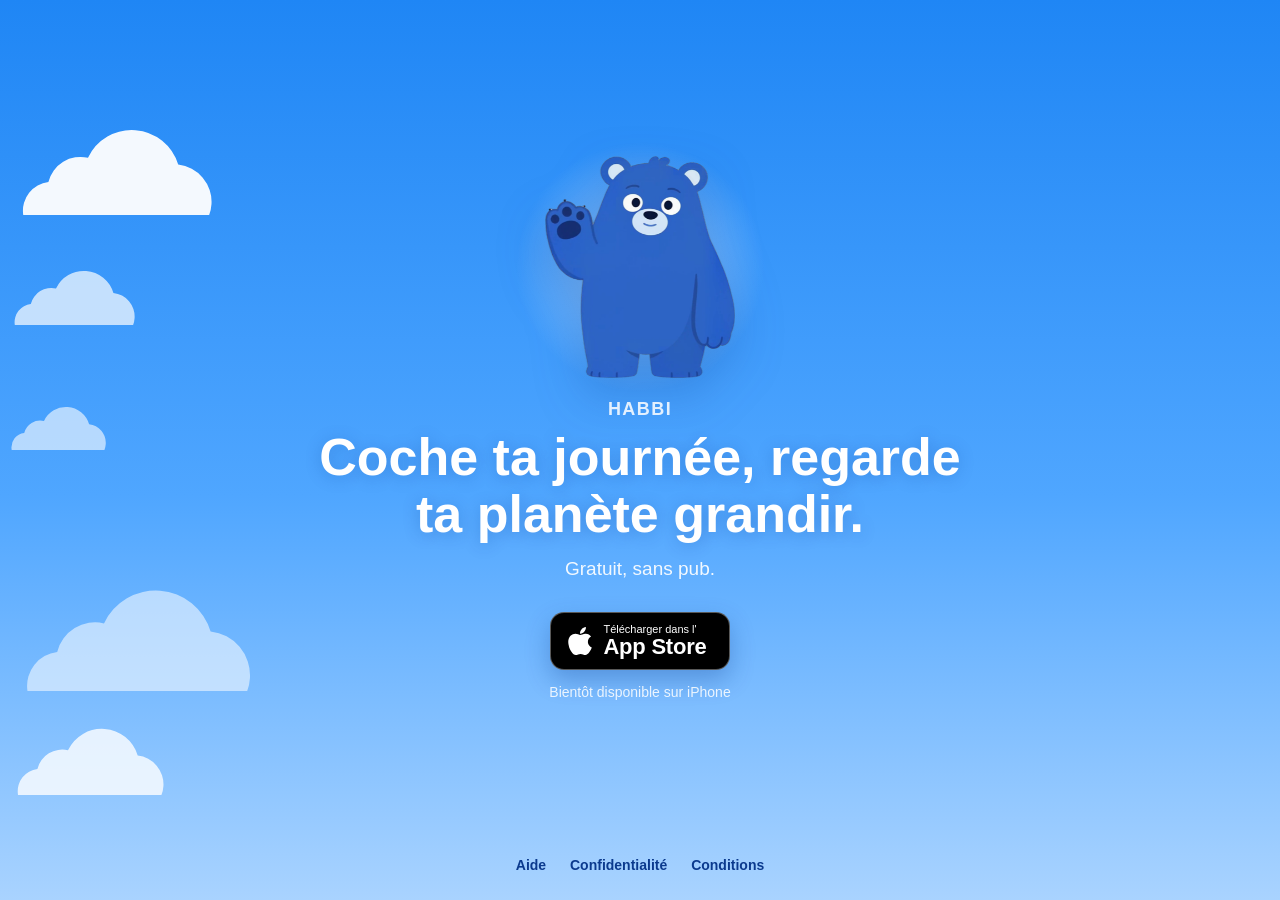
<file: index.html>
<!doctype html>
<html lang="fr">
<head>
  <meta charset="utf-8">
  <meta name="viewport" content="width=device-width, initial-scale=1, viewport-fit=cover">
  <meta name="color-scheme" content="light">
  <meta name="theme-color" content="#1F86F5">
  <title>Habbi · Tes habitudes, ta planète</title>
  <meta name="description" content="Coche ta journée, regarde ta planète grandir. Habbi, l'app iPhone pour garder tes habitudes. Gratuit, sans pub.">
  <meta property="og:title" content="Habbi">
  <meta property="og:description" content="Coche ta journée, regarde ta planète grandir.">
  <meta property="og:image" content="https://tophile7.github.io/habbi/habbi.png">
  <link rel="icon" href="favicon.png">
  <link rel="apple-touch-icon" href="favicon.png">
  <style>
    * { box-sizing: border-box; }
    html, body { margin: 0; height: 100%; }
    body {
      min-height: 100svh;
      background: linear-gradient(180deg, #1F86F5 0%, #4FA6FF 55%, #A9D3FF 100%);
      background-color: #1F86F5;
      color: #fff;
      font: 17px/1.5 ui-rounded, -apple-system, BlinkMacSystemFont, "SF Pro Rounded", "Segoe UI", Roboto, sans-serif;
      overflow-x: hidden;
      display: flex; flex-direction: column;
    }

    /* Nuages qui passent */
    .sky { position: fixed; inset: 0; pointer-events: none; overflow: hidden; }
    .cloud {
      position: absolute; left: 0; width: 180px; height: auto; color: #fff;
      animation: drift linear infinite; will-change: transform;
    }
    .c1 { top: 8%;  width: 220px; opacity: .95; animation-duration: 60s; animation-delay: -10s; }
    .c2 { top: 26%; width: 140px; opacity: .7;  animation-duration: 80s; animation-delay: -45s; }
    .c3 { top: 58%; width: 260px; opacity: .55; animation-duration: 95s; animation-delay: -20s; }
    .c4 { top: 76%; width: 170px; opacity: .8;  animation-duration: 70s; animation-delay: -60s; }
    .c5 { top: 42%; width: 110px; opacity: .6;  animation-duration: 55s; animation-delay: -30s; }
    @keyframes drift {
      from { transform: translateX(-300px); }
      to   { transform: translateX(calc(100vw + 40px)); }
    }

    main {
      position: relative; flex: 1;
      display: flex; flex-direction: column; align-items: center; justify-content: center;
      text-align: center; padding: 48px 16px 24px;
    }
    .bear { width: 190px; height: auto; animation: float 4s ease-in-out infinite; filter: drop-shadow(0 18px 24px rgba(11,58,142,.25)); position: relative; }
    .halo { position: relative; display: grid; place-items: center; }
    .halo::before { content: ""; position: absolute; width: 260px; height: 260px; border-radius: 50%; background: radial-gradient(circle, rgba(255,255,255,.55) 0%, rgba(255,255,255,0) 68%); }
    @keyframes float { 50% { transform: translateY(-10px); } }
    .name { margin: 18px 0 0; font-size: 18px; font-weight: 800; letter-spacing: .08em; text-transform: uppercase; opacity: .85; }
    h1 {
      margin: 6px 0 12px; max-width: 13em;
      font-size: clamp(32px, 8vw, 52px); line-height: 1.1; font-weight: 800;
      text-shadow: 0 2px 16px rgba(11,58,142,.25);
    }
    .sub { margin: 0 0 28px; font-size: 19px; opacity: .92; }

    .store {
      display: inline-flex; align-items: center; gap: 10px;
      background: #000; color: #fff; text-decoration: none;
      padding: 10px 22px 10px 16px; border-radius: 14px; border: 1px solid rgba(255,255,255,.35);
      box-shadow: 0 10px 24px rgba(11,58,142,.3);
      transition: transform .15s ease;
    }
    .store:hover { transform: translateY(-2px); }
    .store svg { width: 26px; height: 32px; flex: none; }
    .store span { display: flex; flex-direction: column; align-items: flex-start; line-height: 1.1; }
    .store small { font-size: 11px; }
    .store b { font-size: 22px; font-weight: 600; letter-spacing: -.01em; }
    .soon { margin: 12px 0 0; font-size: 14px; opacity: .85; }

    footer { position: relative; padding: 20px 16px calc(24px + env(safe-area-inset-bottom)); text-align: center; font-size: 14px; }
    footer a { color: #0B3A8E; text-decoration: none; font-weight: 700; margin: 0 10px; }
    footer a:hover { text-decoration: underline; }

    @media (prefers-reduced-motion: reduce) {
      .cloud, .bear { animation: none; }
      .c1 { transform: translateX(6vw); } .c2 { transform: translateX(70vw); } .c3 { transform: translateX(55vw); }
      .c4 { transform: translateX(10vw); } .c5 { transform: translateX(85vw); }
    }
  </style>
</head>
<body>
  <svg width="0" height="0" style="position:absolute" aria-hidden="true">
    <symbol id="cloud" viewBox="0 -30 200 130">
      <path fill="currentColor" d="M50 92h108a34 34 0 0 0 4-67.8A44 44 0 0 0 80 18 30 30 0 0 0 44 40a26 26 0 0 0 6 52z"/>
    </symbol>
  </svg>
  <div class="sky" aria-hidden="true">
    <svg class="cloud c1" viewBox="0 -30 200 130"><use href="#cloud"/></svg>
    <svg class="cloud c2" viewBox="0 -30 200 130"><use href="#cloud"/></svg>
    <svg class="cloud c3" viewBox="0 -30 200 130"><use href="#cloud"/></svg>
    <svg class="cloud c4" viewBox="0 -30 200 130"><use href="#cloud"/></svg>
    <svg class="cloud c5" viewBox="0 -30 200 130"><use href="#cloud"/></svg>
  </div>

  <main>
    <div class="halo"><img class="bear" src="habbi.png" alt="Habbi, l'ourson bleu, fait coucou"></div>
    <p class="name">Habbi</p>
    <h1>Coche ta journée, regarde ta planète grandir.</h1>
    <p class="sub">Gratuit, sans pub.</p>
    <a class="store" href="#" aria-label="Télécharger dans l'App Store (bientôt)">
      <svg viewBox="0 0 384 512" aria-hidden="true"><path fill="currentColor" d="M318.7 268.7c-.2-36.7 16.4-64.4 50-84.8-18.8-26.9-47.2-41.7-84.7-44.6-35.5-2.8-74.3 20.7-88.5 20.7-15 0-49.4-19.7-76.4-19.7C63.3 141.2 4 184.8 4 273.5q0 39.3 14.4 81.2c12.8 36.7 59 126.7 107.2 125.2 25.2-.6 43-17.9 75.8-17.9 31.8 0 48.3 17.9 76.4 17.9 48.6-.7 90.4-82.5 102.6-119.3-65.2-30.7-61.7-90-61.7-91.9zm-56.6-164.2c27.3-32.4 24.8-61.9 24-72.5-24.1 1.4-52 16.4-67.9 34.9-17.5 19.8-27.8 44.3-25.6 71.9 26.1 2 49.9-11.4 69.5-34.3z"/></svg>
      <span><small>Télécharger dans l'</small><b>App Store</b></span>
    </a>
    <p class="soon">Bientôt disponible sur iPhone</p>
  </main>

  <footer>
    <a href="aide.html">Aide</a>
    <a href="confidentialite.html">Confidentialité</a>
    <a href="conditions.html">Conditions</a>
  </footer>
</body>
</html>
</file>
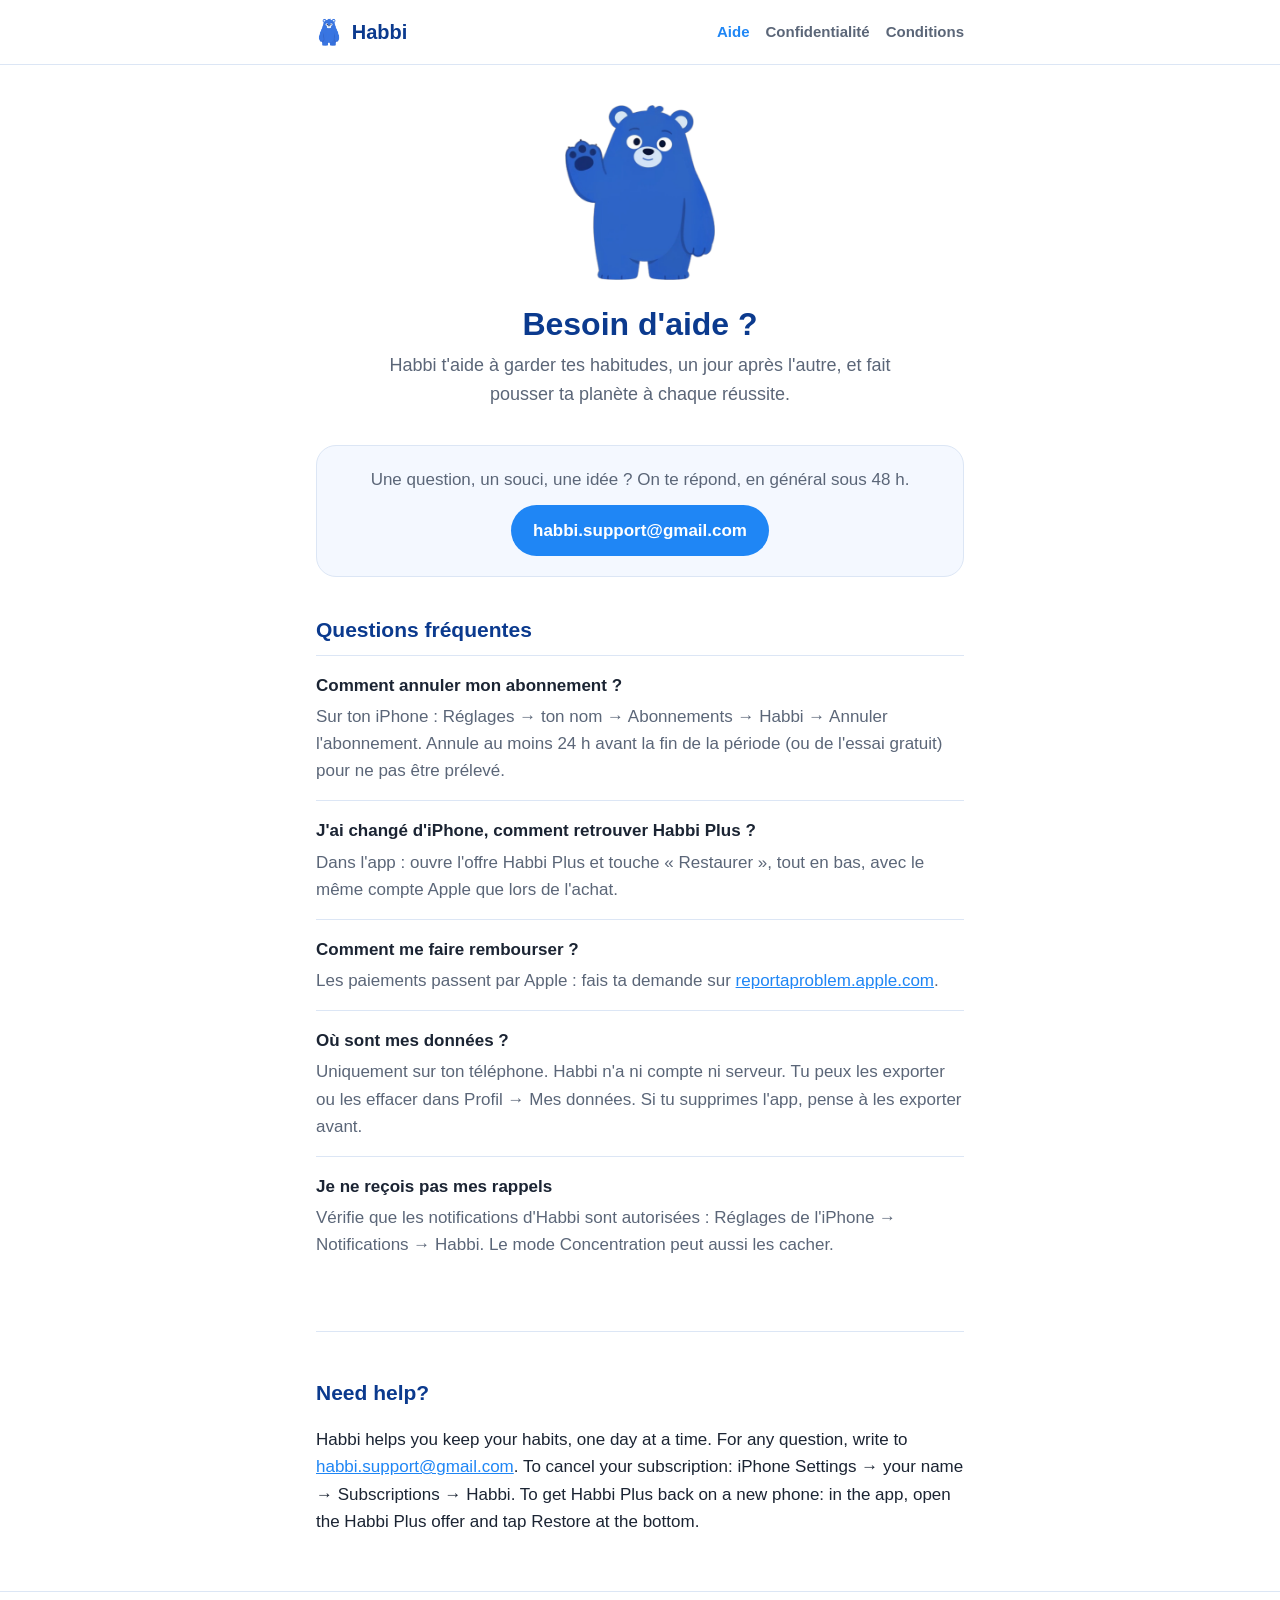
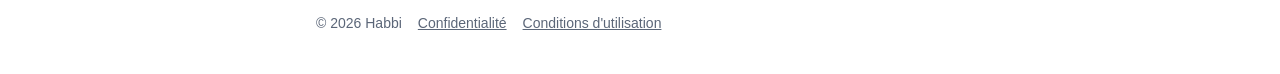
<file: aide.html>
<!doctype html>
<html lang="fr">
<head>
  <meta charset="utf-8">
  <meta name="viewport" content="width=device-width, initial-scale=1">
  <meta name="color-scheme" content="light">
  <title>Habbi · Aide</title>
  <meta name="description" content="Habbi, l'app qui t'aide à garder tes habitudes. Aide, contact et questions fréquentes.">
  <link rel="icon" href="favicon.png">
  <link rel="apple-touch-icon" href="favicon.png">
  <link rel="stylesheet" href="style.css?v=2">
</head>
<body>
  <header>
    <div class="wrap">
      <a class="logo" href="./"><img src="logo.png" alt="">Habbi</a>
      <nav>
        <a href="aide.html" aria-current="page">Aide</a>
        <a href="confidentialite.html">Confidentialité</a>
        <a href="conditions.html">Conditions</a>
      </nav>
    </div>
  </header>

  <main class="wrap">
    <section class="hero">
      <img src="habbi.png" alt="Habbi, l'ourson bleu, fait coucou">
      <h1>Besoin d'aide ?</h1>
      <p class="lead">Habbi t'aide à garder tes habitudes, un jour après l'autre, et fait pousser ta planète à chaque réussite.</p>
    </section>

    <section class="contact">
      <p>Une question, un souci, une idée ? On te répond, en général sous 48 h.</p>
      <a class="button" href="mailto:habbi.support@gmail.com?subject=Habbi%20%3A%20aide">habbi.support@gmail.com</a>
    </section>

    <h2>Questions fréquentes</h2>
    <div class="faq">
      <div>
        <h3>Comment annuler mon abonnement ?</h3>
        <p>Sur ton iPhone : Réglages → ton nom → Abonnements → Habbi → Annuler l'abonnement. Annule au moins 24 h avant la fin de la période (ou de l'essai gratuit) pour ne pas être prélevé.</p>
      </div>
      <div>
        <h3>J'ai changé d'iPhone, comment retrouver Habbi Plus ?</h3>
        <p>Dans l'app : ouvre l'offre Habbi Plus et touche « Restaurer », tout en bas, avec le même compte Apple que lors de l'achat.</p>
      </div>
      <div>
        <h3>Comment me faire rembourser ?</h3>
        <p>Les paiements passent par Apple : fais ta demande sur <a href="https://reportaproblem.apple.com">reportaproblem.apple.com</a>.</p>
      </div>
      <div>
        <h3>Où sont mes données ?</h3>
        <p>Uniquement sur ton téléphone. Habbi n'a ni compte ni serveur. Tu peux les exporter ou les effacer dans Profil → Mes données. Si tu supprimes l'app, pense à les exporter avant.</p>
      </div>
      <div>
        <h3>Je ne reçois pas mes rappels</h3>
        <p>Vérifie que les notifications d'Habbi sont autorisées : Réglages de l'iPhone → Notifications → Habbi. Le mode Concentration peut aussi les cacher.</p>
      </div>
    </div>

    <section class="lang" lang="en">
      <h2>Need help?</h2>
      <p>Habbi helps you keep your habits, one day at a time. For any question, write to <a href="mailto:habbi.support@gmail.com">habbi.support@gmail.com</a>. To cancel your subscription: iPhone Settings → your name → Subscriptions → Habbi. To get Habbi Plus back on a new phone: in the app, open the Habbi Plus offer and tap Restore at the bottom.</p>
    </section>
  </main>

  <footer>
    <div class="wrap">
      <span>© 2026 Habbi</span>
      <a href="confidentialite.html">Confidentialité</a>
      <a href="conditions.html">Conditions d'utilisation</a>
    </div>
  </footer>
</body>
</html>
</file>
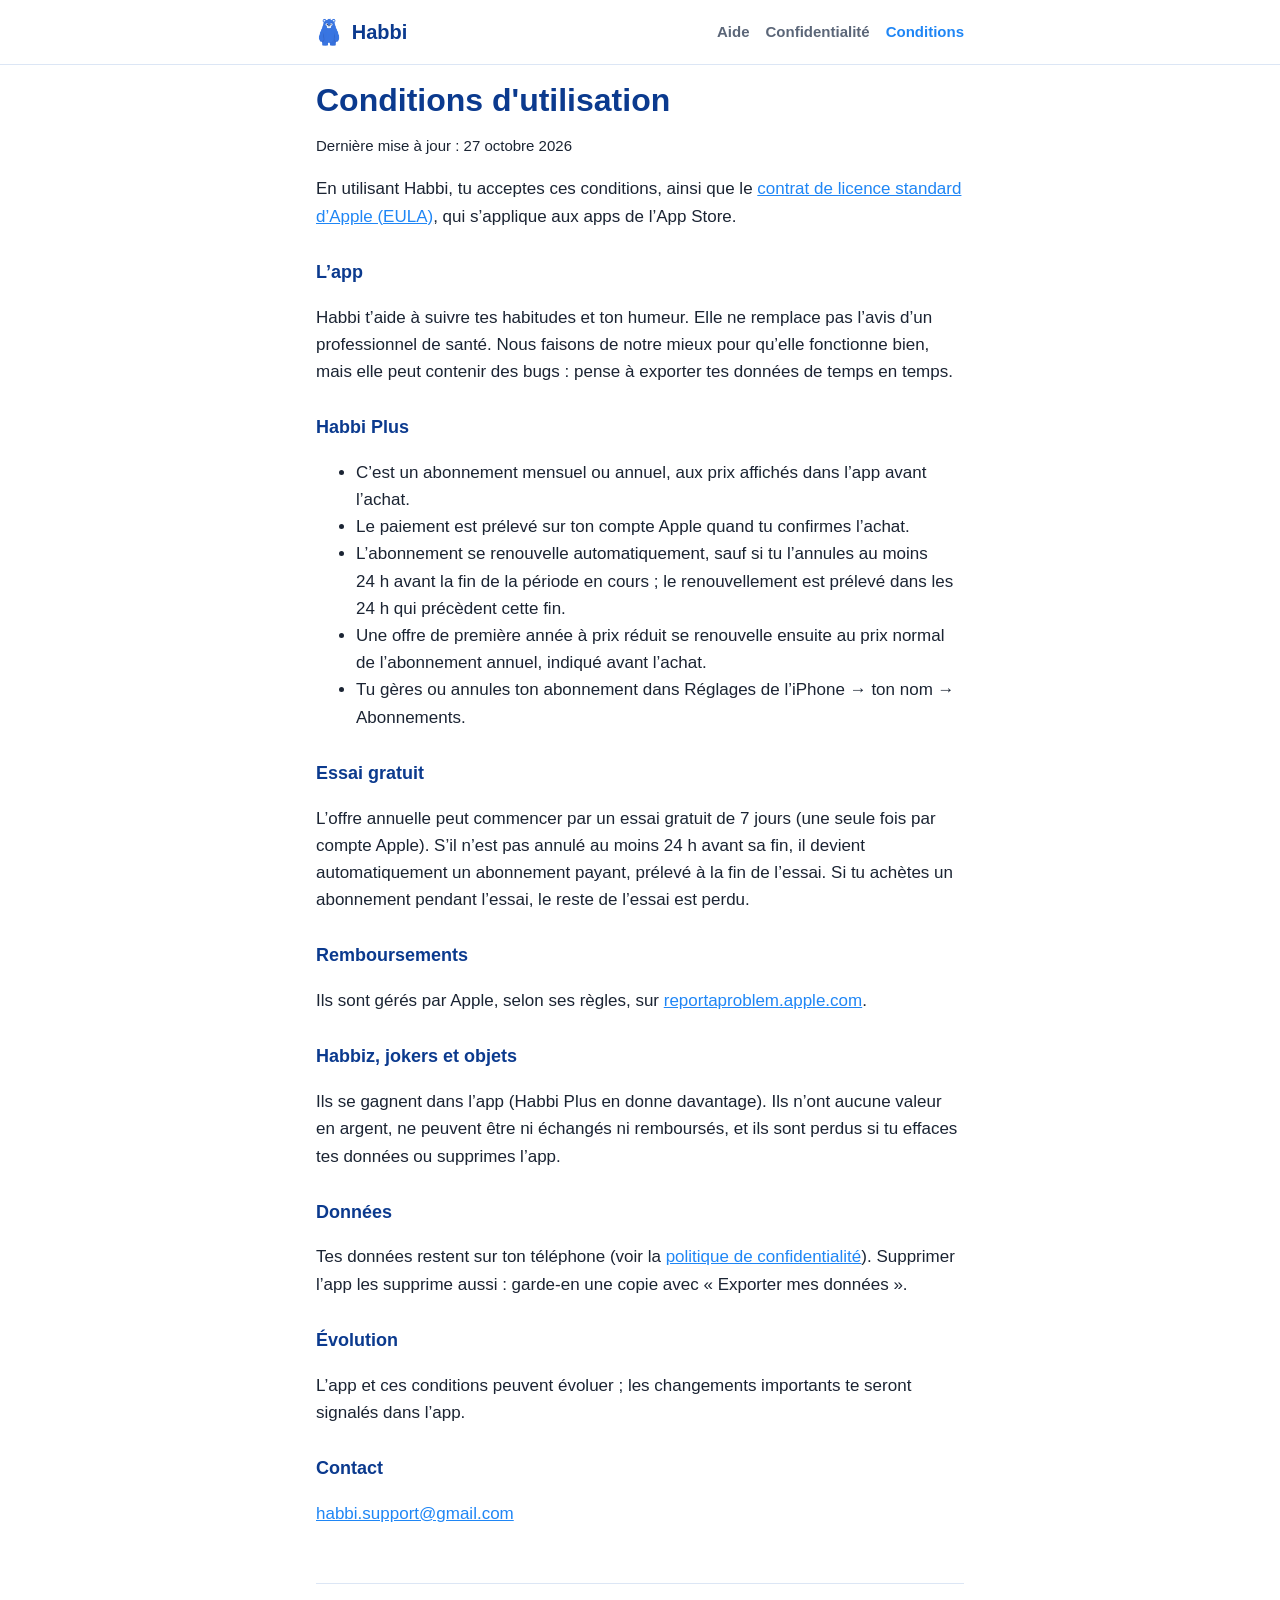
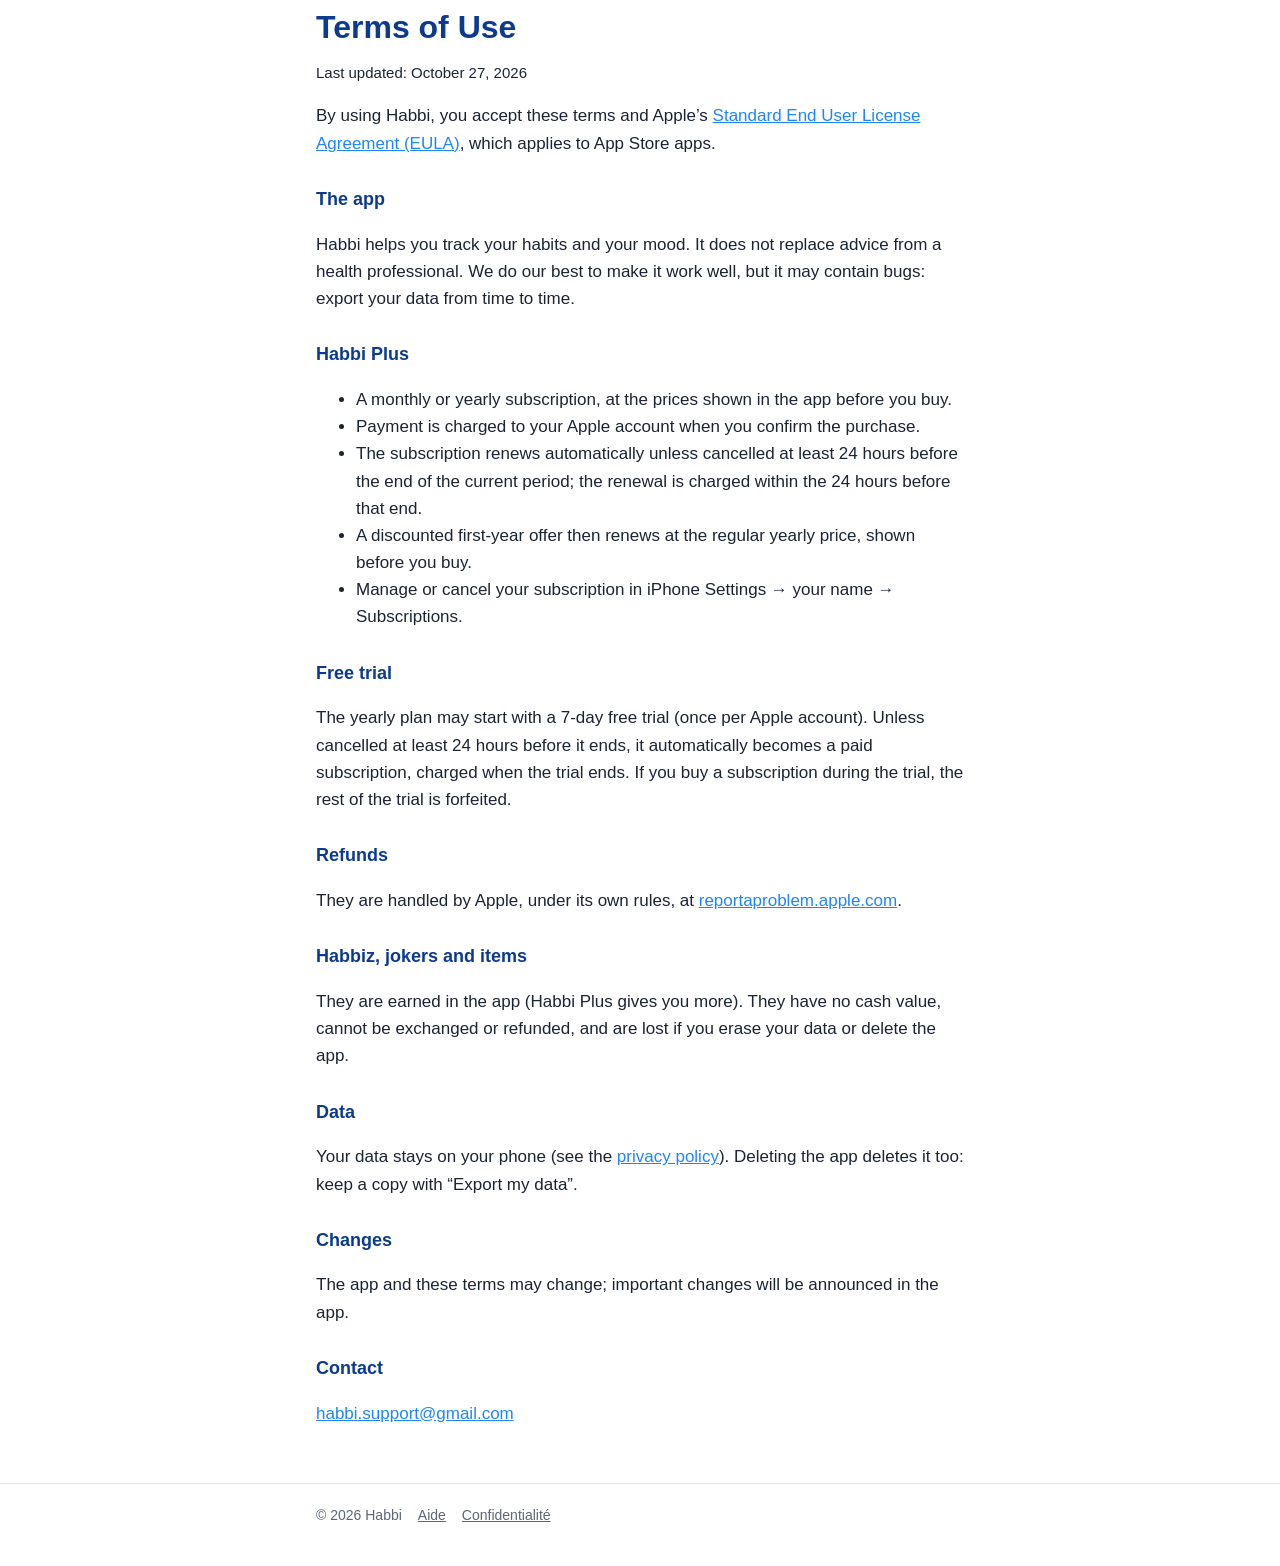
<file: conditions.html>
<!doctype html>
<html lang="fr">
<head>
  <meta charset="utf-8">
  <meta name="viewport" content="width=device-width, initial-scale=1">
  <meta name="color-scheme" content="light">
  <title>Habbi · Conditions</title>
  <meta name="description" content="Conditions d'utilisation de l'app Habbi et de l'abonnement Habbi Plus.">
  <link rel="icon" href="favicon.png">
  <link rel="stylesheet" href="style.css?v=2">
</head>
<body>
  <header>
    <div class="wrap">
      <a class="logo" href="./"><img src="logo.png" alt="">Habbi</a>
      <nav>
        <a href="aide.html">Aide</a>
        <a href="confidentialite.html">Confidentialité</a>
        <a href="conditions.html" aria-current="page">Conditions</a>
      </nav>
    </div>
  </header>

  <main class="wrap doc">
    <h1>Conditions d'utilisation</h1>
    <p class="updated">Dernière mise à jour&nbsp;: 27 octobre 2026</p>
    <p>En utilisant Habbi, tu acceptes ces conditions, ainsi que le <a href="https://www.apple.com/legal/internet-services/itunes/dev/stdeula/">contrat de licence standard d’Apple (EULA)</a>, qui s’applique aux apps de l’App Store.</p>

    <h2>L’app</h2>
    <p>Habbi t’aide à suivre tes habitudes et ton humeur. Elle ne remplace pas l’avis d’un professionnel de santé. Nous faisons de notre mieux pour qu’elle fonctionne bien, mais elle peut contenir des bugs&nbsp;: pense à exporter tes données de temps en temps.</p>

    <h2>Habbi Plus</h2>
    <ul>
      <li>C’est un abonnement mensuel ou annuel, aux prix affichés dans l’app avant l’achat.</li>
      <li>Le paiement est prélevé sur ton compte Apple quand tu confirmes l’achat.</li>
      <li>L’abonnement se renouvelle automatiquement, sauf si tu l’annules au moins 24&nbsp;h avant la fin de la période en cours&nbsp;; le renouvellement est prélevé dans les 24&nbsp;h qui précèdent cette fin.</li>
      <li>Une offre de première année à prix réduit se renouvelle ensuite au prix normal de l’abonnement annuel, indiqué avant l’achat.</li>
      <li>Tu gères ou annules ton abonnement dans Réglages de l’iPhone → ton nom → Abonnements.</li>
    </ul>

    <h2>Essai gratuit</h2>
    <p>L’offre annuelle peut commencer par un essai gratuit de 7&nbsp;jours (une seule fois par compte Apple). S’il n’est pas annulé au moins 24&nbsp;h avant sa fin, il devient automatiquement un abonnement payant, prélevé à la fin de l’essai. Si tu achètes un abonnement pendant l’essai, le reste de l’essai est perdu.</p>

    <h2>Remboursements</h2>
    <p>Ils sont gérés par Apple, selon ses règles, sur <a href="https://reportaproblem.apple.com">reportaproblem.apple.com</a>.</p>

    <h2>Habbiz, jokers et objets</h2>
    <p>Ils se gagnent dans l’app (Habbi Plus en donne davantage). Ils n’ont aucune valeur en argent, ne peuvent être ni échangés ni remboursés, et ils sont perdus si tu effaces tes données ou supprimes l’app.</p>

    <h2>Données</h2>
    <p>Tes données restent sur ton téléphone (voir la <a href="confidentialite.html">politique de confidentialité</a>). Supprimer l’app les supprime aussi&nbsp;: garde-en une copie avec «&nbsp;Exporter mes données&nbsp;».</p>

    <h2>Évolution</h2>
    <p>L’app et ces conditions peuvent évoluer&nbsp;; les changements importants te seront signalés dans l’app.</p>

    <h2>Contact</h2>
    <p><a href="mailto:habbi.support@gmail.com">habbi.support@gmail.com</a></p>

    <section class="lang" lang="en">
      <h1>Terms of Use</h1>
      <p class="updated">Last updated: October 27, 2026</p>
      <p>By using Habbi, you accept these terms and Apple’s <a href="https://www.apple.com/legal/internet-services/itunes/dev/stdeula/">Standard End User License Agreement (EULA)</a>, which applies to App Store apps.</p>

      <h2>The app</h2>
      <p>Habbi helps you track your habits and your mood. It does not replace advice from a health professional. We do our best to make it work well, but it may contain bugs: export your data from time to time.</p>

      <h2>Habbi Plus</h2>
      <ul>
        <li>A monthly or yearly subscription, at the prices shown in the app before you buy.</li>
        <li>Payment is charged to your Apple account when you confirm the purchase.</li>
        <li>The subscription renews automatically unless cancelled at least 24 hours before the end of the current period; the renewal is charged within the 24 hours before that end.</li>
        <li>A discounted first-year offer then renews at the regular yearly price, shown before you buy.</li>
        <li>Manage or cancel your subscription in iPhone Settings → your name → Subscriptions.</li>
      </ul>

      <h2>Free trial</h2>
      <p>The yearly plan may start with a 7-day free trial (once per Apple account). Unless cancelled at least 24 hours before it ends, it automatically becomes a paid subscription, charged when the trial ends. If you buy a subscription during the trial, the rest of the trial is forfeited.</p>

      <h2>Refunds</h2>
      <p>They are handled by Apple, under its own rules, at <a href="https://reportaproblem.apple.com">reportaproblem.apple.com</a>.</p>

      <h2>Habbiz, jokers and items</h2>
      <p>They are earned in the app (Habbi Plus gives you more). They have no cash value, cannot be exchanged or refunded, and are lost if you erase your data or delete the app.</p>

      <h2>Data</h2>
      <p>Your data stays on your phone (see the <a href="confidentialite.html">privacy policy</a>). Deleting the app deletes it too: keep a copy with “Export my data”.</p>

      <h2>Changes</h2>
      <p>The app and these terms may change; important changes will be announced in the app.</p>

      <h2>Contact</h2>
      <p><a href="mailto:habbi.support@gmail.com">habbi.support@gmail.com</a></p>
    </section>
  </main>

  <footer>
    <div class="wrap">
      <span>© 2026 Habbi</span>
      <a href="aide.html">Aide</a>
      <a href="confidentialite.html">Confidentialité</a>
    </div>
  </footer>
</body>
</html>
</file>
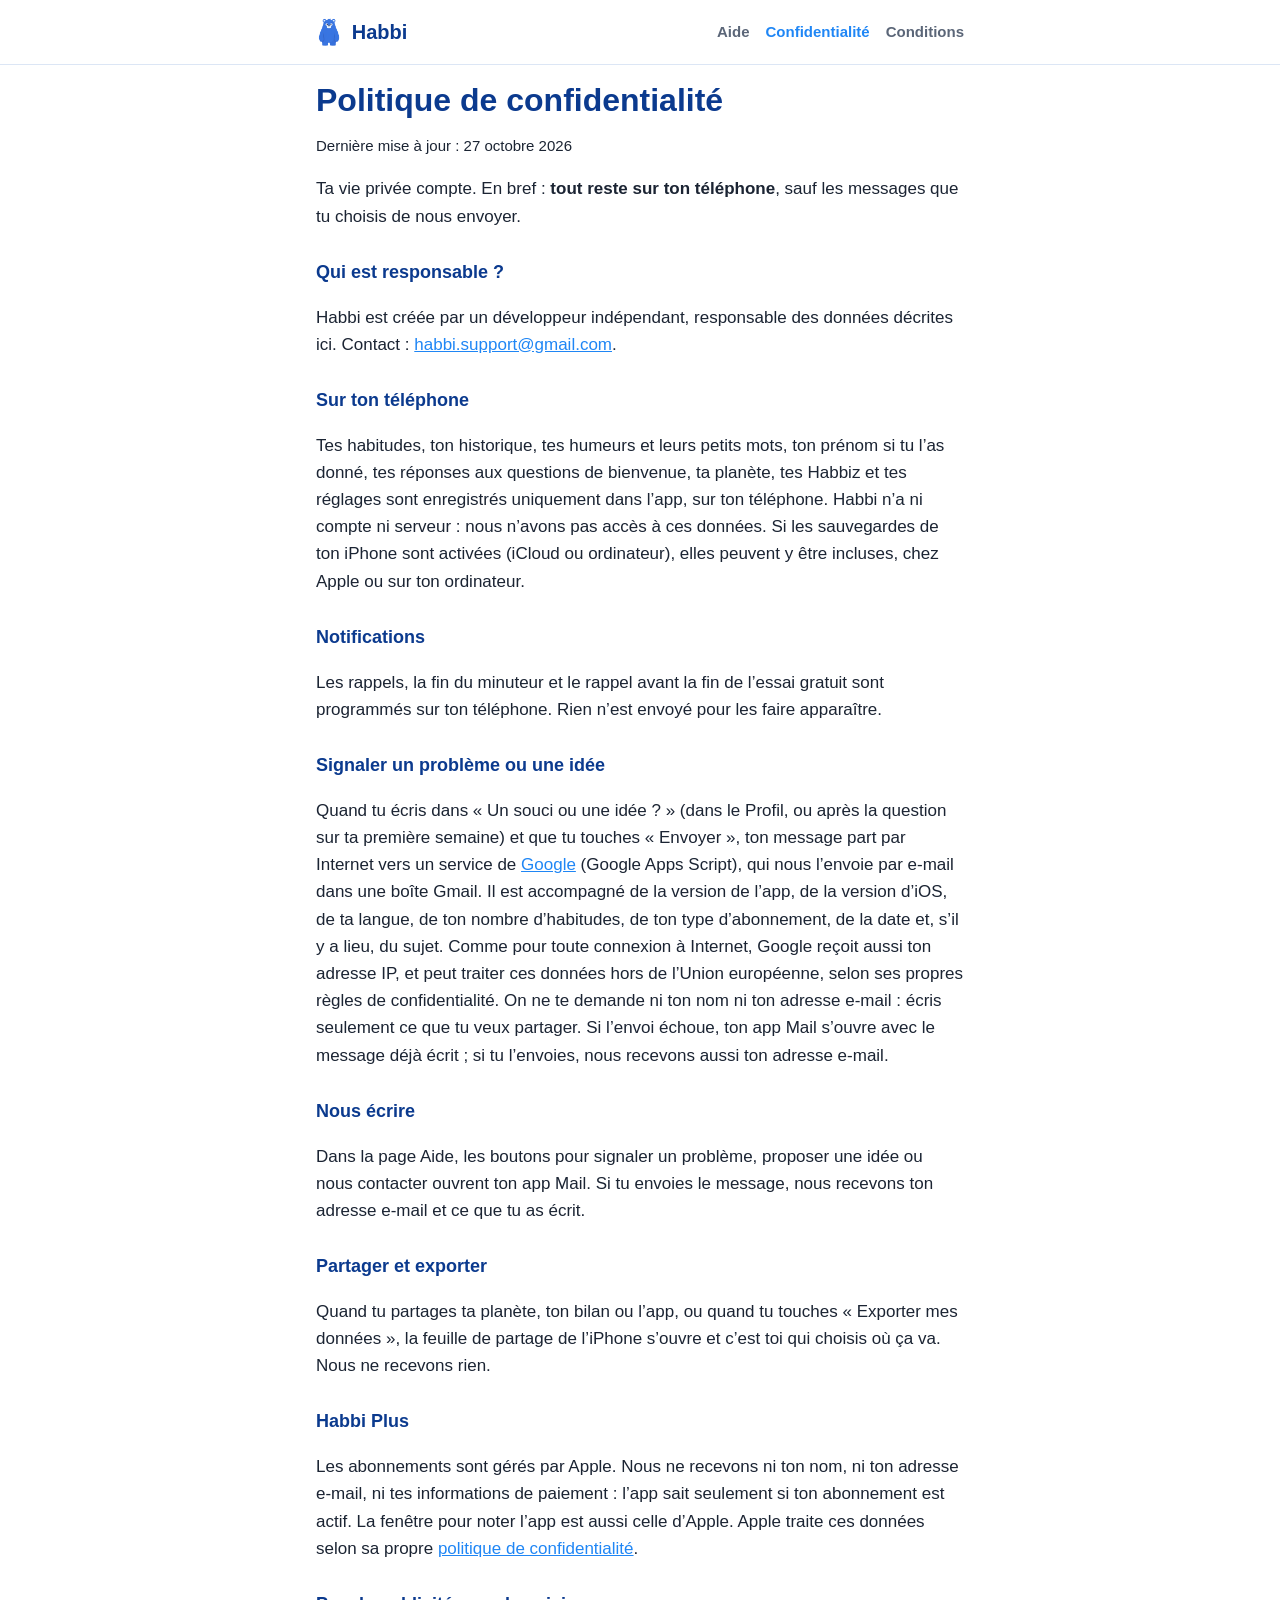
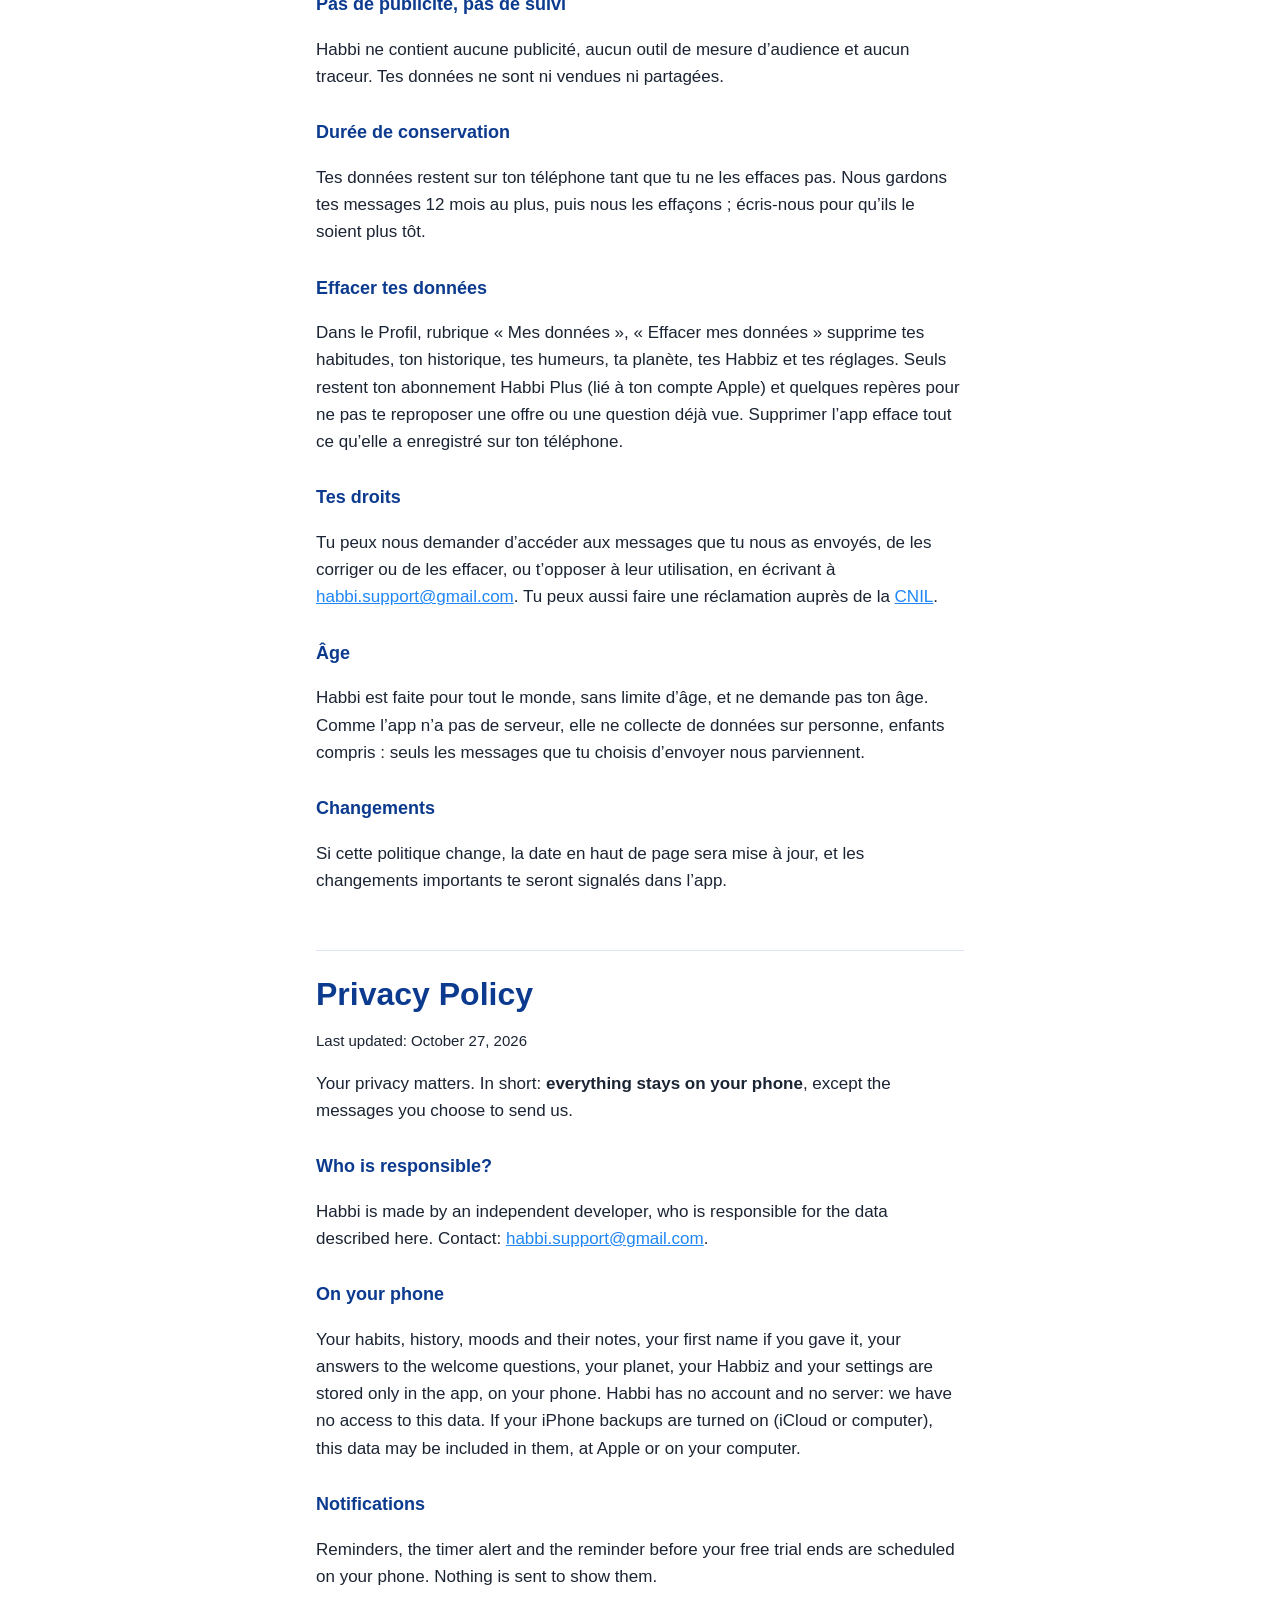
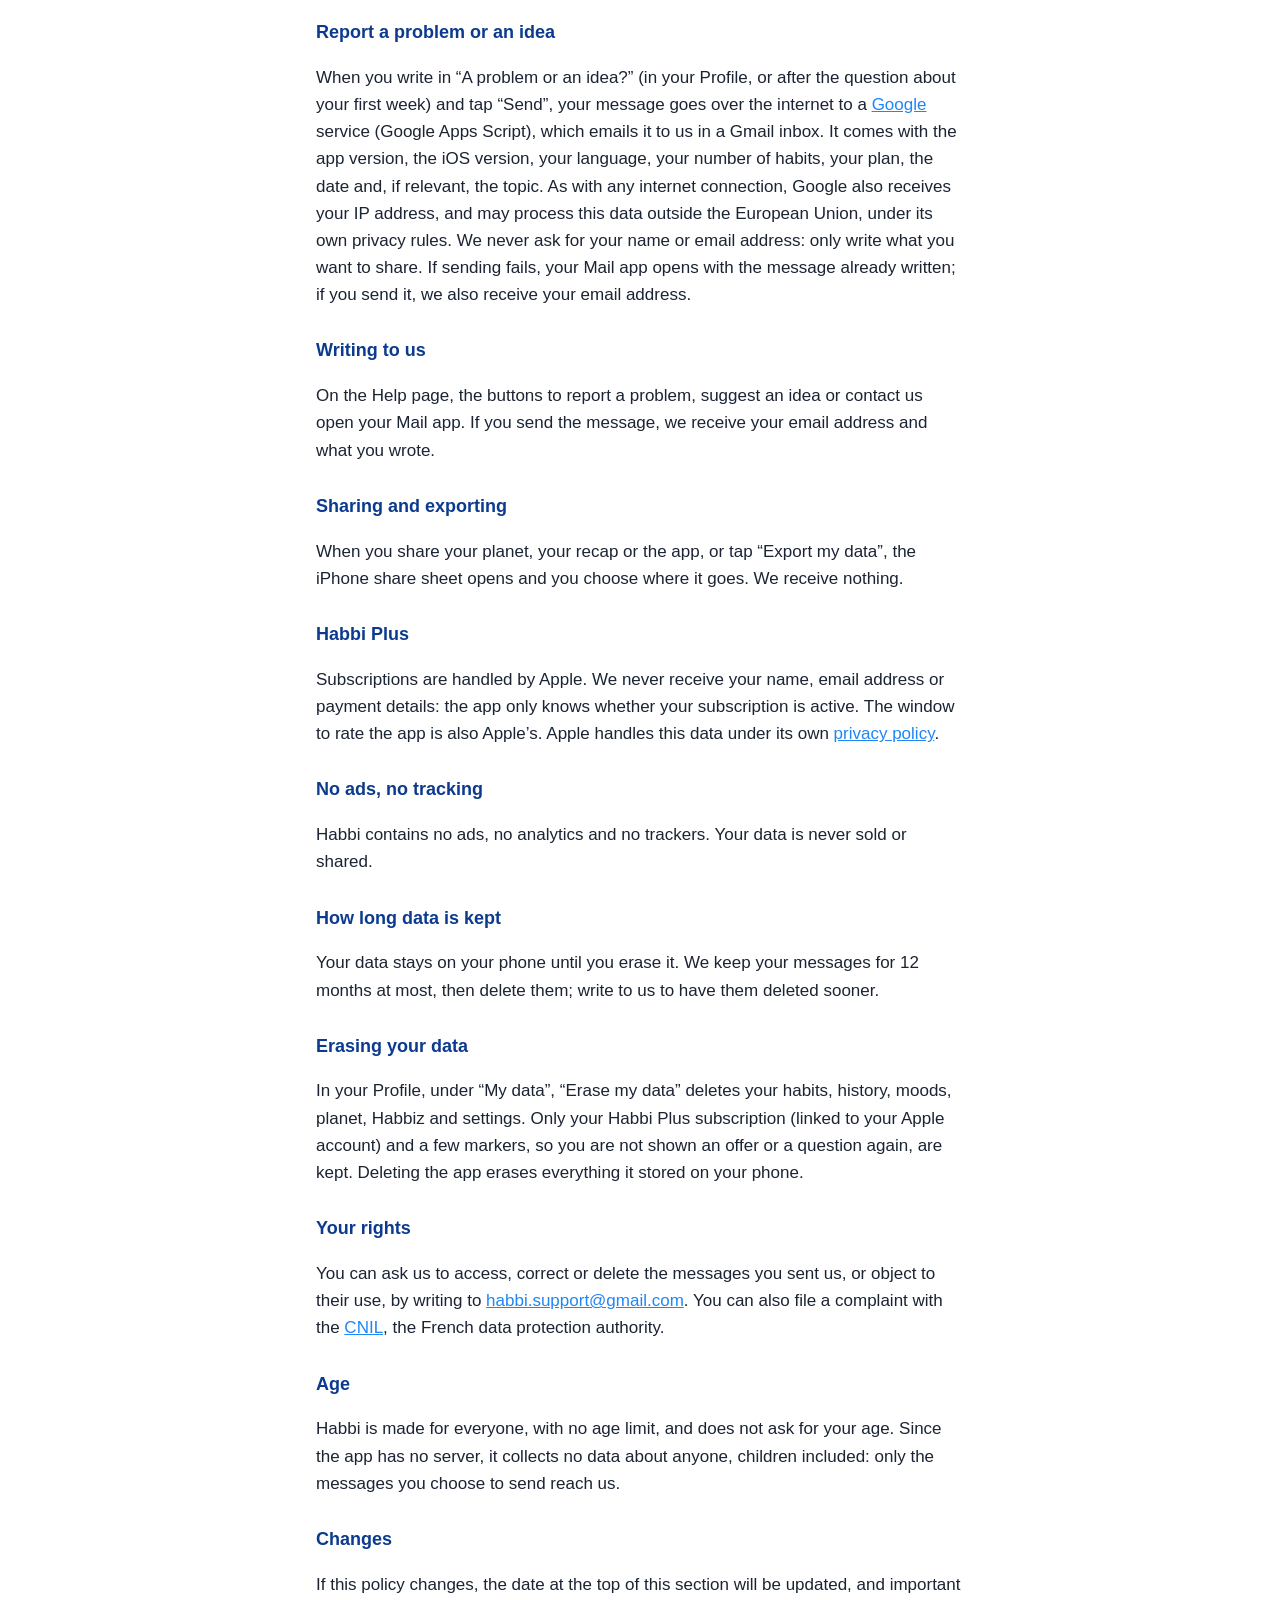
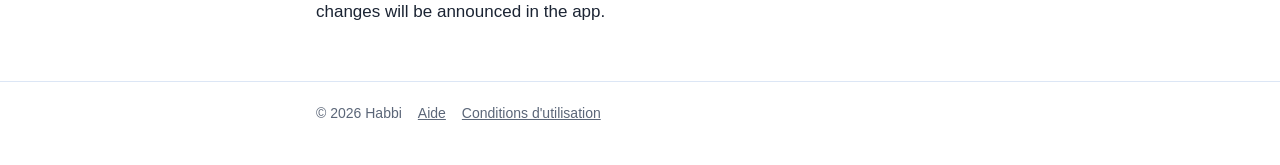
<file: confidentialite.html>
<!doctype html>
<html lang="fr">
<head>
  <meta charset="utf-8">
  <meta name="viewport" content="width=device-width, initial-scale=1">
  <meta name="color-scheme" content="light">
  <title>Habbi · Confidentialité</title>
  <meta name="description" content="Politique de confidentialité de l'app Habbi : tes données restent sur ton téléphone.">
  <link rel="icon" href="favicon.png">
  <link rel="stylesheet" href="style.css?v=2">
</head>
<body>
  <header>
    <div class="wrap">
      <a class="logo" href="./"><img src="logo.png" alt="">Habbi</a>
      <nav>
        <a href="aide.html">Aide</a>
        <a href="confidentialite.html" aria-current="page">Confidentialité</a>
        <a href="conditions.html">Conditions</a>
      </nav>
    </div>
  </header>

  <main class="wrap doc">
    <h1>Politique de confidentialité</h1>
    <p class="updated">Dernière mise à jour&nbsp;: 27 octobre 2026</p>
    <p>Ta vie privée compte. En bref&nbsp;: <strong>tout reste sur ton téléphone</strong>, sauf les messages que tu choisis de nous envoyer.</p>

    <h2>Qui est responsable&nbsp;?</h2>
    <p>Habbi est créée par un développeur indépendant, responsable des données décrites ici. Contact&nbsp;: <a href="mailto:habbi.support@gmail.com">habbi.support@gmail.com</a>.</p>

    <h2>Sur ton téléphone</h2>
    <p>Tes habitudes, ton historique, tes humeurs et leurs petits mots, ton prénom si tu l’as donné, tes réponses aux questions de bienvenue, ta planète, tes Habbiz et tes réglages sont enregistrés uniquement dans l’app, sur ton téléphone. Habbi n’a ni compte ni serveur&nbsp;: nous n’avons pas accès à ces données. Si les sauvegardes de ton iPhone sont activées (iCloud ou ordinateur), elles peuvent y être incluses, chez Apple ou sur ton ordinateur.</p>

    <h2>Notifications</h2>
    <p>Les rappels, la fin du minuteur et le rappel avant la fin de l’essai gratuit sont programmés sur ton téléphone. Rien n’est envoyé pour les faire apparaître.</p>

    <h2>Signaler un problème ou une idée</h2>
    <p>Quand tu écris dans «&nbsp;Un souci ou une idée&nbsp;?&nbsp;» (dans le Profil, ou après la question sur ta première semaine) et que tu touches «&nbsp;Envoyer&nbsp;», ton message part par Internet vers un service de <a href="https://policies.google.com/privacy?hl=fr">Google</a> (Google Apps Script), qui nous l’envoie par e-mail dans une boîte Gmail. Il est accompagné de la version de l’app, de la version d’iOS, de ta langue, de ton nombre d’habitudes, de ton type d’abonnement, de la date et, s’il y a lieu, du sujet. Comme pour toute connexion à Internet, Google reçoit aussi ton adresse IP, et peut traiter ces données hors de l’Union européenne, selon ses propres règles de confidentialité. On ne te demande ni ton nom ni ton adresse e-mail&nbsp;: écris seulement ce que tu veux partager. Si l’envoi échoue, ton app Mail s’ouvre avec le message déjà écrit&nbsp;; si tu l’envoies, nous recevons aussi ton adresse e-mail.</p>

    <h2>Nous écrire</h2>
    <p>Dans la page Aide, les boutons pour signaler un problème, proposer une idée ou nous contacter ouvrent ton app Mail. Si tu envoies le message, nous recevons ton adresse e-mail et ce que tu as écrit.</p>

    <h2>Partager et exporter</h2>
    <p>Quand tu partages ta planète, ton bilan ou l’app, ou quand tu touches «&nbsp;Exporter mes données&nbsp;», la feuille de partage de l’iPhone s’ouvre et c’est toi qui choisis où ça va. Nous ne recevons rien.</p>

    <h2>Habbi Plus</h2>
    <p>Les abonnements sont gérés par Apple. Nous ne recevons ni ton nom, ni ton adresse e-mail, ni tes informations de paiement&nbsp;: l’app sait seulement si ton abonnement est actif. La fenêtre pour noter l’app est aussi celle d’Apple. Apple traite ces données selon sa propre <a href="https://www.apple.com/fr/legal/privacy/">politique de confidentialité</a>.</p>

    <h2>Pas de publicité, pas de suivi</h2>
    <p>Habbi ne contient aucune publicité, aucun outil de mesure d’audience et aucun traceur. Tes données ne sont ni vendues ni partagées.</p>

    <h2>Durée de conservation</h2>
    <p>Tes données restent sur ton téléphone tant que tu ne les effaces pas. Nous gardons tes messages 12&nbsp;mois au plus, puis nous les effaçons&nbsp;; écris-nous pour qu’ils le soient plus tôt.</p>

    <h2>Effacer tes données</h2>
    <p>Dans le Profil, rubrique «&nbsp;Mes données&nbsp;», «&nbsp;Effacer mes données&nbsp;» supprime tes habitudes, ton historique, tes humeurs, ta planète, tes Habbiz et tes réglages. Seuls restent ton abonnement Habbi Plus (lié à ton compte Apple) et quelques repères pour ne pas te reproposer une offre ou une question déjà vue. Supprimer l’app efface tout ce qu’elle a enregistré sur ton téléphone.</p>

    <h2>Tes droits</h2>
    <p>Tu peux nous demander d’accéder aux messages que tu nous as envoyés, de les corriger ou de les effacer, ou t’opposer à leur utilisation, en écrivant à <a href="mailto:habbi.support@gmail.com">habbi.support@gmail.com</a>. Tu peux aussi faire une réclamation auprès de la <a href="https://www.cnil.fr">CNIL</a>.</p>

    <h2>Âge</h2>
    <p>Habbi est faite pour tout le monde, sans limite d’âge, et ne demande pas ton âge. Comme l’app n’a pas de serveur, elle ne collecte de données sur personne, enfants compris&nbsp;: seuls les messages que tu choisis d’envoyer nous parviennent.</p>

    <h2>Changements</h2>
    <p>Si cette politique change, la date en haut de page sera mise à jour, et les changements importants te seront signalés dans l’app.</p>

    <section class="lang" lang="en">
      <h1>Privacy Policy</h1>
      <p class="updated">Last updated: October 27, 2026</p>
      <p>Your privacy matters. In short: <strong>everything stays on your phone</strong>, except the messages you choose to send us.</p>

      <h2>Who is responsible?</h2>
      <p>Habbi is made by an independent developer, who is responsible for the data described here. Contact: <a href="mailto:habbi.support@gmail.com">habbi.support@gmail.com</a>.</p>

      <h2>On your phone</h2>
      <p>Your habits, history, moods and their notes, your first name if you gave it, your answers to the welcome questions, your planet, your Habbiz and your settings are stored only in the app, on your phone. Habbi has no account and no server: we have no access to this data. If your iPhone backups are turned on (iCloud or computer), this data may be included in them, at Apple or on your computer.</p>

      <h2>Notifications</h2>
      <p>Reminders, the timer alert and the reminder before your free trial ends are scheduled on your phone. Nothing is sent to show them.</p>

      <h2>Report a problem or an idea</h2>
      <p>When you write in “A problem or an idea?” (in your Profile, or after the question about your first week) and tap “Send”, your message goes over the internet to a <a href="https://policies.google.com/privacy?hl=en">Google</a> service (Google Apps Script), which emails it to us in a Gmail inbox. It comes with the app version, the iOS version, your language, your number of habits, your plan, the date and, if relevant, the topic. As with any internet connection, Google also receives your IP address, and may process this data outside the European Union, under its own privacy rules. We never ask for your name or email address: only write what you want to share. If sending fails, your Mail app opens with the message already written; if you send it, we also receive your email address.</p>

      <h2>Writing to us</h2>
      <p>On the Help page, the buttons to report a problem, suggest an idea or contact us open your Mail app. If you send the message, we receive your email address and what you wrote.</p>

      <h2>Sharing and exporting</h2>
      <p>When you share your planet, your recap or the app, or tap “Export my data”, the iPhone share sheet opens and you choose where it goes. We receive nothing.</p>

      <h2>Habbi Plus</h2>
      <p>Subscriptions are handled by Apple. We never receive your name, email address or payment details: the app only knows whether your subscription is active. The window to rate the app is also Apple’s. Apple handles this data under its own <a href="https://www.apple.com/legal/privacy/">privacy policy</a>.</p>

      <h2>No ads, no tracking</h2>
      <p>Habbi contains no ads, no analytics and no trackers. Your data is never sold or shared.</p>

      <h2>How long data is kept</h2>
      <p>Your data stays on your phone until you erase it. We keep your messages for 12 months at most, then delete them; write to us to have them deleted sooner.</p>

      <h2>Erasing your data</h2>
      <p>In your Profile, under “My data”, “Erase my data” deletes your habits, history, moods, planet, Habbiz and settings. Only your Habbi Plus subscription (linked to your Apple account) and a few markers, so you are not shown an offer or a question again, are kept. Deleting the app erases everything it stored on your phone.</p>

      <h2>Your rights</h2>
      <p>You can ask us to access, correct or delete the messages you sent us, or object to their use, by writing to <a href="mailto:habbi.support@gmail.com">habbi.support@gmail.com</a>. You can also file a complaint with the <a href="https://www.cnil.fr/en">CNIL</a>, the French data protection authority.</p>

      <h2>Age</h2>
      <p>Habbi is made for everyone, with no age limit, and does not ask for your age. Since the app has no server, it collects no data about anyone, children included: only the messages you choose to send reach us.</p>

      <h2>Changes</h2>
      <p>If this policy changes, the date at the top of this section will be updated, and important changes will be announced in the app.</p>
    </section>
  </main>

  <footer>
    <div class="wrap">
      <span>© 2026 Habbi</span>
      <a href="aide.html">Aide</a>
      <a href="conditions.html">Conditions d'utilisation</a>
    </div>
  </footer>
</body>
</html>
</file>
<file: style.css>
:root {
  --bleu: #1F86F5;
  --nuit: #0B3A8E;
  --ciel: #EEF5FF;
  --soleil: #FFD24A;
  --bg: #FFFFFF;
  --card: #F4F8FF;
  --text: #1B2433;
  --muted: #5B6678;
  --line: #DCE6F5;
  --link: #1F86F5;
}
* { box-sizing: border-box; }
html { -webkit-text-size-adjust: 100%; }
body {
  margin: 0;
  background: var(--bg);
  color: var(--text);
  font: 17px/1.6 ui-rounded, -apple-system, BlinkMacSystemFont, "SF Pro Rounded", "Segoe UI", Roboto, sans-serif;
}
a { color: var(--link); }
.wrap { max-width: 680px; margin: 0 auto; padding: 0 16px; }

header { border-bottom: 1px solid var(--line); }
header .wrap { display: flex; align-items: center; justify-content: space-between; gap: 12px; height: 64px; }
.logo { display: flex; align-items: center; gap: 10px; text-decoration: none; color: var(--nuit); font-weight: 800; font-size: 20px; }
.logo img { height: 34px; width: auto; object-fit: contain; }
nav { display: flex; gap: 16px; font-size: 15px; }
nav a { text-decoration: none; color: var(--muted); font-weight: 600; }
nav a[aria-current="page"] { color: var(--bleu); }

.hero { text-align: center; padding: 40px 0 8px; }
.hero img { width: 150px; height: auto; }
h1 { color: var(--nuit); font-size: 32px; line-height: 1.2; margin: 16px 0 8px; font-weight: 800; }
.lead { color: var(--muted); font-size: 18px; margin: 0 auto; max-width: 30em; }
h2 { color: var(--nuit); font-size: 21px; margin: 36px 0 8px; font-weight: 800; }
h3 { font-size: 17px; margin: 0 0 4px; }

.contact {
  background: var(--card); border: 1px solid var(--line); border-radius: 20px;
  padding: 20px; margin: 28px 0; text-align: center;
}
.contact p { margin: 0 0 12px; color: var(--muted); }
.button {
  display: inline-block; background: var(--bleu); color: #fff; text-decoration: none;
  font-weight: 700; padding: 12px 22px; border-radius: 999px; word-break: break-all;
}
.faq > div { border-top: 1px solid var(--line); padding: 16px 0; }
.faq p { margin: 0; color: var(--muted); }

.doc h2 { font-size: 18px; margin-top: 28px; }
.doc p, .doc li { color: var(--text); }
.updated { color: var(--muted); font-size: 15px; }
.lang { margin-top: 56px; padding-top: 8px; border-top: 1px solid var(--line); }

footer { margin: 56px 0 0; border-top: 1px solid var(--line); padding: 20px 0 40px; color: var(--muted); font-size: 14px; }
footer .wrap { display: flex; flex-wrap: wrap; gap: 8px 16px; }
footer a { color: var(--muted); }

@media (max-width: 420px) {
  nav { gap: 12px; font-size: 14px; }
  h1 { font-size: 27px; }
}
</file>
